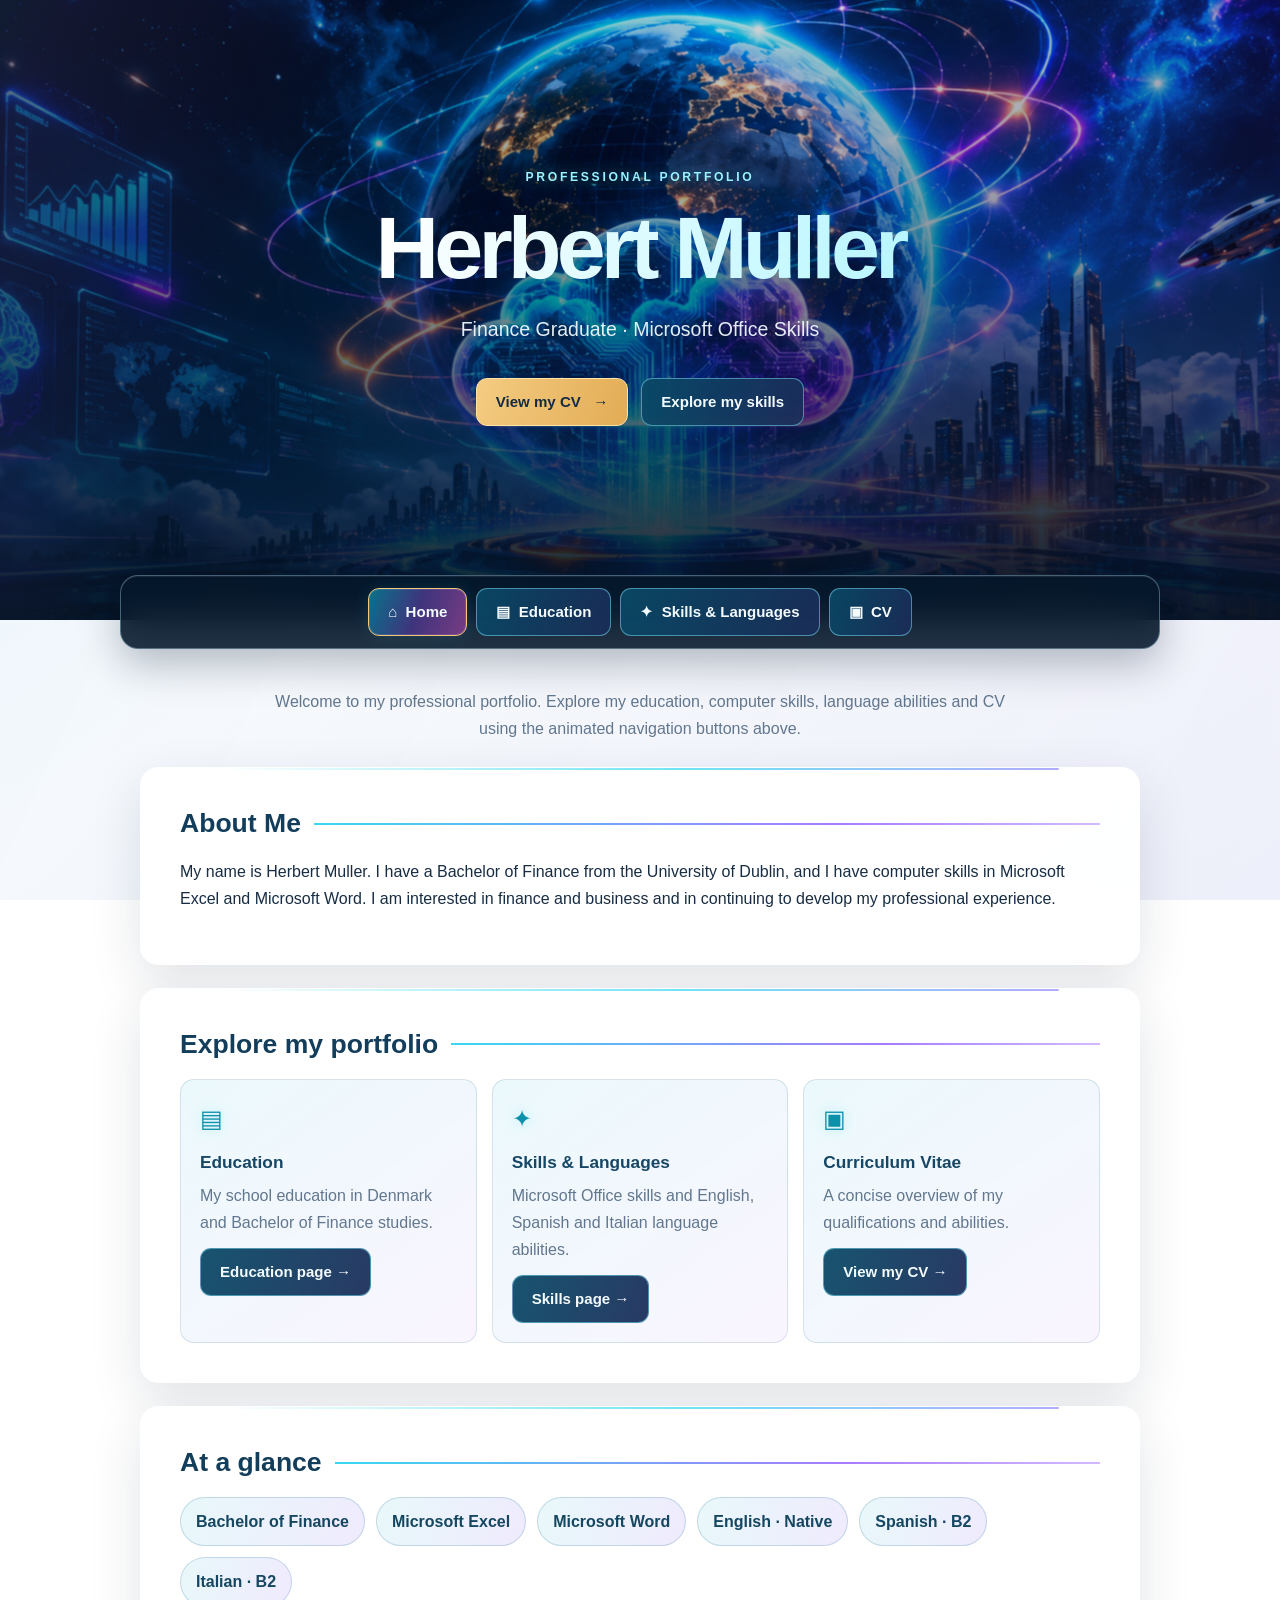
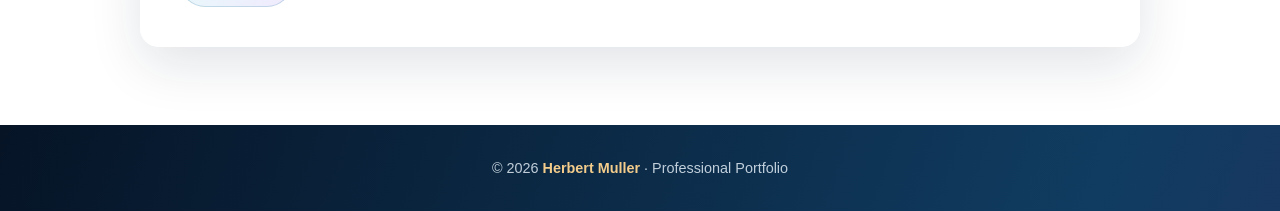
<file: index.html>
<!DOCTYPE html>
<html lang="en">
<head>
  <meta charset="UTF-8">
  <meta name="viewport" content="width=device-width, initial-scale=1.0">
  <meta name="description" content="Professional portfolio and CV of Herbert Muller.">
  <title>Herbert Muller | Professional Portfolio</title>
  <link rel="stylesheet" href="css/style.css">
  <script src="js/script.js" defer></script>
</head>
<body>
  <header class="hero">
    <div class="hero__image" aria-hidden="true"></div>
    <div class="hero__veil" aria-hidden="true"></div>
    <div class="hero__content">
      <span class="eyebrow">Professional Portfolio</span>
      <h1>Herbert Muller</h1>
      <p class="hero__subtitle">Finance Graduate · Microsoft Office Skills</p>
      <div class="hero__actions">
        <a class="button button--gold" href="cv.html"><span>View my CV &nbsp; →</span></a>
        <a class="button" href="skills.html"><span>Explore my skills</span></a>
      </div>
    </div>
  </header>
  <div class="nav-wrap">
  <nav class="nav" aria-label="Main navigation">
    <a class="nav__link" href="index.html" aria-current="page"><span>⌂ &nbsp;Home</span></a>
    <a class="nav__link" href="education.html" ><span>▤ &nbsp;Education</span></a>
    <a class="nav__link" href="skills.html" ><span>✦ &nbsp;Skills &amp; Languages</span></a>
    <a class="nav__link" href="cv.html" ><span>▣ &nbsp;CV</span></a>
  </nav>
</div>
  <main class="main">
    
  <p class="page-intro">Welcome to my professional portfolio. Explore my education, computer skills, language abilities and CV using the animated navigation buttons above.</p>
  <section class="panel">
    <h2>About Me</h2>
    <p>My name is Herbert Muller. I have a Bachelor of Finance from the University of Dublin, and I have computer skills in Microsoft Excel and Microsoft Word. I am interested in finance and business and in continuing to develop my professional experience.</p>
  </section>
  <section class="panel">
    <h2>Explore my portfolio</h2>
    <div class="tiles">
      <article class="tile"><span class="tile__icon">▤</span><h3>Education</h3><p class="muted">My school education in Denmark and Bachelor of Finance studies.</p><a class="button" href="education.html"><span>Education page →</span></a></article>
      <article class="tile"><span class="tile__icon">✦</span><h3>Skills &amp; Languages</h3><p class="muted">Microsoft Office skills and English, Spanish and Italian language abilities.</p><a class="button" href="skills.html"><span>Skills page →</span></a></article>
      <article class="tile"><span class="tile__icon">▣</span><h3>Curriculum Vitae</h3><p class="muted">A concise overview of my qualifications and abilities.</p><a class="button" href="cv.html"><span>View my CV →</span></a></article>
    </div>
  </section>
  <section class="panel">
    <h2>At a glance</h2>
    <div class="pills">
      <span class="pill">Bachelor of Finance</span>
      <span class="pill">Microsoft Excel</span>
      <span class="pill">Microsoft Word</span>
      <span class="pill">English · Native</span>
      <span class="pill">Spanish · B2</span>
      <span class="pill">Italian · B2</span>
    </div>
  </section>

  </main>
  <footer class="footer">© 2026 <strong>Herbert Muller</strong> · Professional Portfolio</footer>
</body>
</html>
</file>
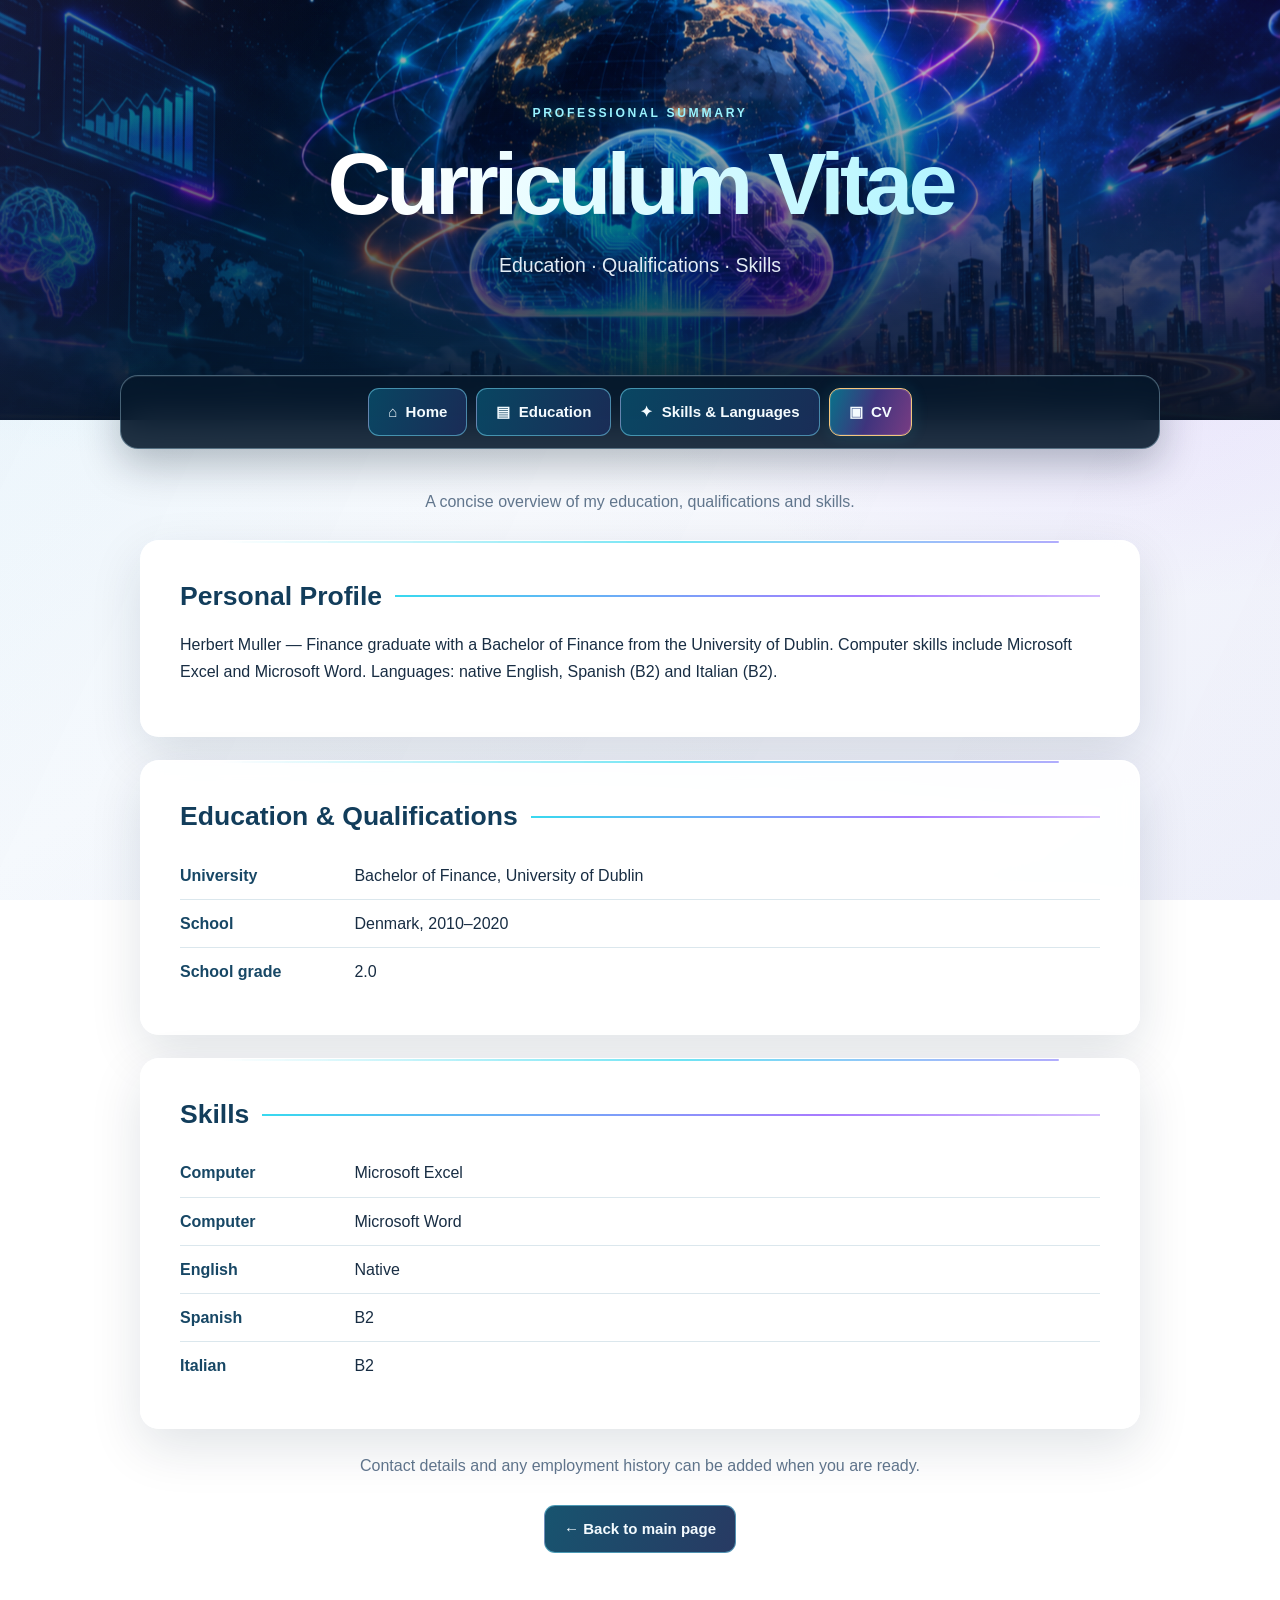
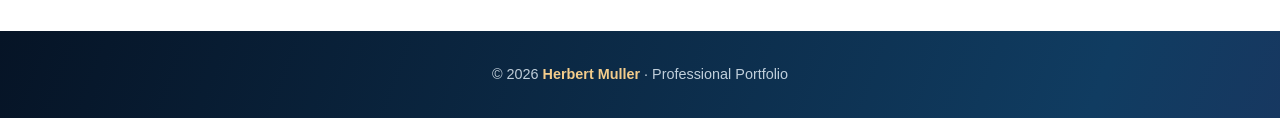
<file: cv.html>
<!DOCTYPE html>
<html lang="en">
<head>
  <meta charset="UTF-8">
  <meta name="viewport" content="width=device-width, initial-scale=1.0">
  <meta name="description" content="Professional portfolio and CV of Herbert Muller.">
  <title>Curriculum Vitae | Herbert Muller</title>
  <link rel="stylesheet" href="css/style.css">
  <script src="js/script.js" defer></script>
</head>
<body>
  <header class="hero hero--compact">
    <div class="hero__image" aria-hidden="true"></div>
    <div class="hero__veil" aria-hidden="true"></div>
    <div class="hero__content">
      <span class="eyebrow">Professional Summary</span>
      <h1>Curriculum Vitae</h1>
      <p class="hero__subtitle">Education · Qualifications · Skills</p>
      
    </div>
  </header>
  <div class="nav-wrap">
  <nav class="nav" aria-label="Main navigation">
    <a class="nav__link" href="index.html" ><span>⌂ &nbsp;Home</span></a>
    <a class="nav__link" href="education.html" ><span>▤ &nbsp;Education</span></a>
    <a class="nav__link" href="skills.html" ><span>✦ &nbsp;Skills &amp; Languages</span></a>
    <a class="nav__link" href="cv.html" aria-current="page"><span>▣ &nbsp;CV</span></a>
  </nav>
</div>
  <main class="main">
    
  <p class="page-intro">A concise overview of my education, qualifications and skills.</p>
  <section class="panel">
    <h2>Personal Profile</h2>
    <p>Herbert Muller — Finance graduate with a Bachelor of Finance from the University of Dublin. Computer skills include Microsoft Excel and Microsoft Word. Languages: native English, Spanish (B2) and Italian (B2).</p>
  </section>
  <section class="panel">
    <h2>Education &amp; Qualifications</h2>
    <ul class="data-list">
      <li><strong>University</strong> Bachelor of Finance, University of Dublin</li>
      <li><strong>School</strong> Denmark, 2010–2020</li>
      <li><strong>School grade</strong> 2.0</li>
    </ul>
  </section>
  <section class="panel">
    <h2>Skills</h2>
    <ul class="data-list">
      <li><strong>Computer</strong> Microsoft Excel</li>
      <li><strong>Computer</strong> Microsoft Word</li>
      <li><strong>English</strong> Native</li>
      <li><strong>Spanish</strong> B2</li>
      <li><strong>Italian</strong> B2</li>
    </ul>
  </section>
  <p class="page-intro">Contact details and any employment history can be added when you are ready.</p>
  <div class="page-actions"><a class="button" href="index.html"><span>← Back to main page</span></a></div>

  </main>
  <footer class="footer">© 2026 <strong>Herbert Muller</strong> · Professional Portfolio</footer>
</body>
</html>
</file>
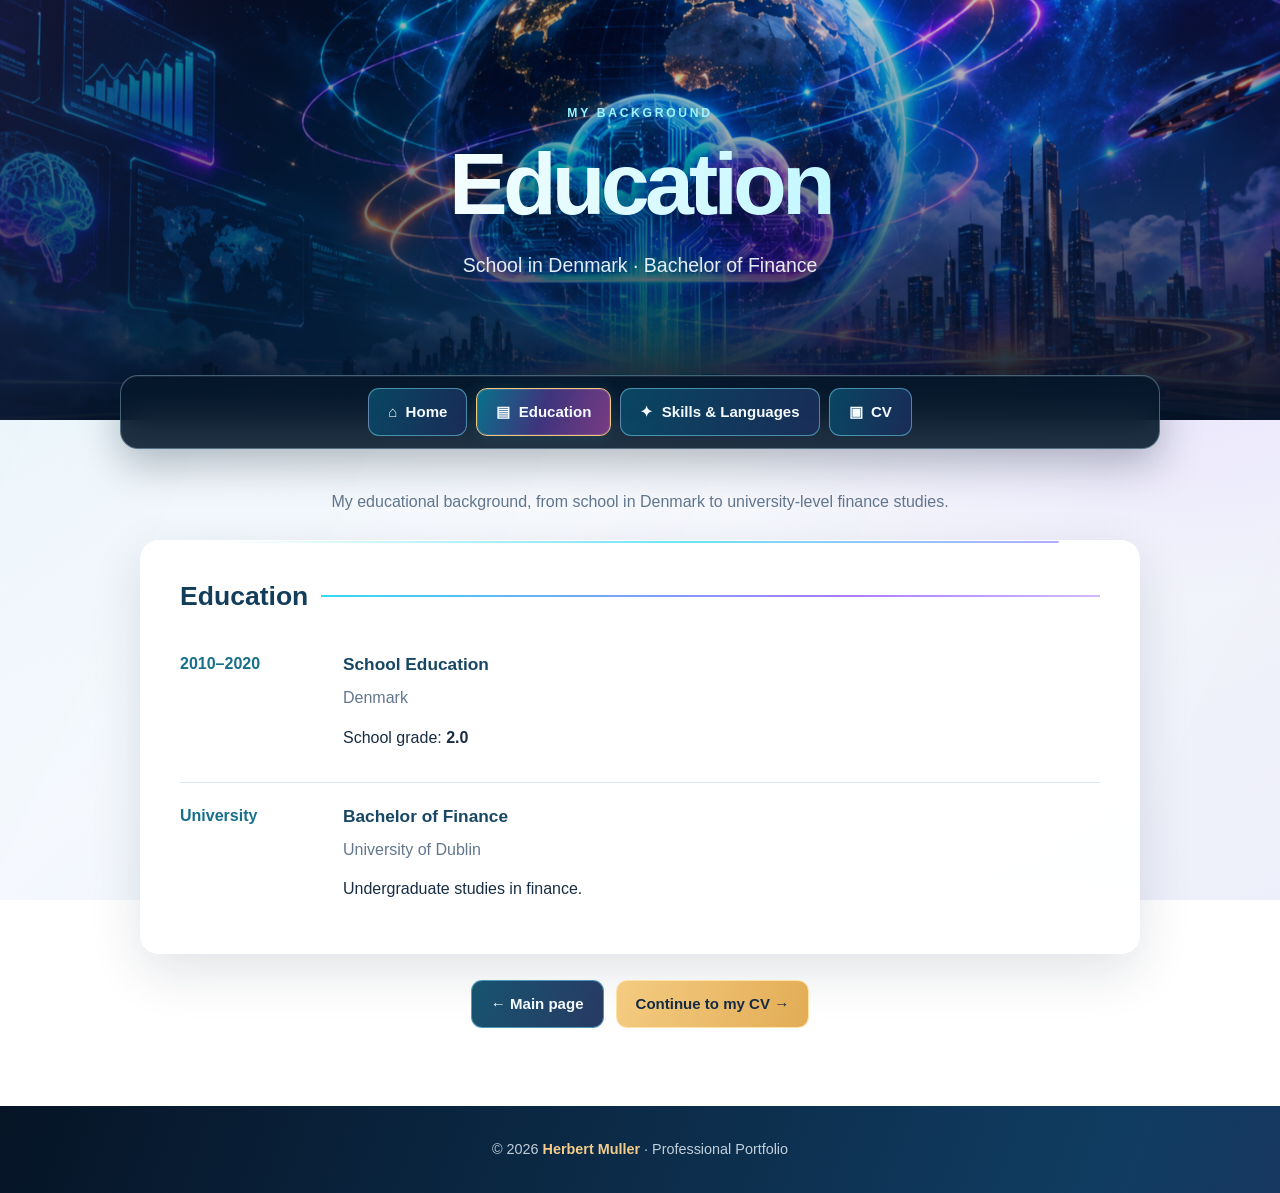
<file: education.html>
<!DOCTYPE html>
<html lang="en">
<head>
  <meta charset="UTF-8">
  <meta name="viewport" content="width=device-width, initial-scale=1.0">
  <meta name="description" content="Professional portfolio and CV of Herbert Muller.">
  <title>Education | Herbert Muller</title>
  <link rel="stylesheet" href="css/style.css">
  <script src="js/script.js" defer></script>
</head>
<body>
  <header class="hero hero--compact">
    <div class="hero__image" aria-hidden="true"></div>
    <div class="hero__veil" aria-hidden="true"></div>
    <div class="hero__content">
      <span class="eyebrow">My Background</span>
      <h1>Education</h1>
      <p class="hero__subtitle">School in Denmark · Bachelor of Finance</p>
      
    </div>
  </header>
  <div class="nav-wrap">
  <nav class="nav" aria-label="Main navigation">
    <a class="nav__link" href="index.html" ><span>⌂ &nbsp;Home</span></a>
    <a class="nav__link" href="education.html" aria-current="page"><span>▤ &nbsp;Education</span></a>
    <a class="nav__link" href="skills.html" ><span>✦ &nbsp;Skills &amp; Languages</span></a>
    <a class="nav__link" href="cv.html" ><span>▣ &nbsp;CV</span></a>
  </nav>
</div>
  <main class="main">
    
  <p class="page-intro">My educational background, from school in Denmark to university-level finance studies.</p>
  <section class="panel">
    <h2>Education</h2>
    <div class="timeline">
      <div class="timeline__date">2010–2020</div>
      <div><h3>School Education</h3><p class="muted">Denmark</p><p>School grade: <strong>2.0</strong></p></div>
    </div>
    <div class="timeline">
      <div class="timeline__date">University</div>
      <div><h3>Bachelor of Finance</h3><p class="muted">University of Dublin</p><p>Undergraduate studies in finance.</p></div>
    </div>
  </section>
  <div class="page-actions"><a class="button" href="index.html"><span>← Main page</span></a><a class="button button--gold" href="cv.html"><span>Continue to my CV →</span></a></div>

  </main>
  <footer class="footer">© 2026 <strong>Herbert Muller</strong> · Professional Portfolio</footer>
</body>
</html>
</file>
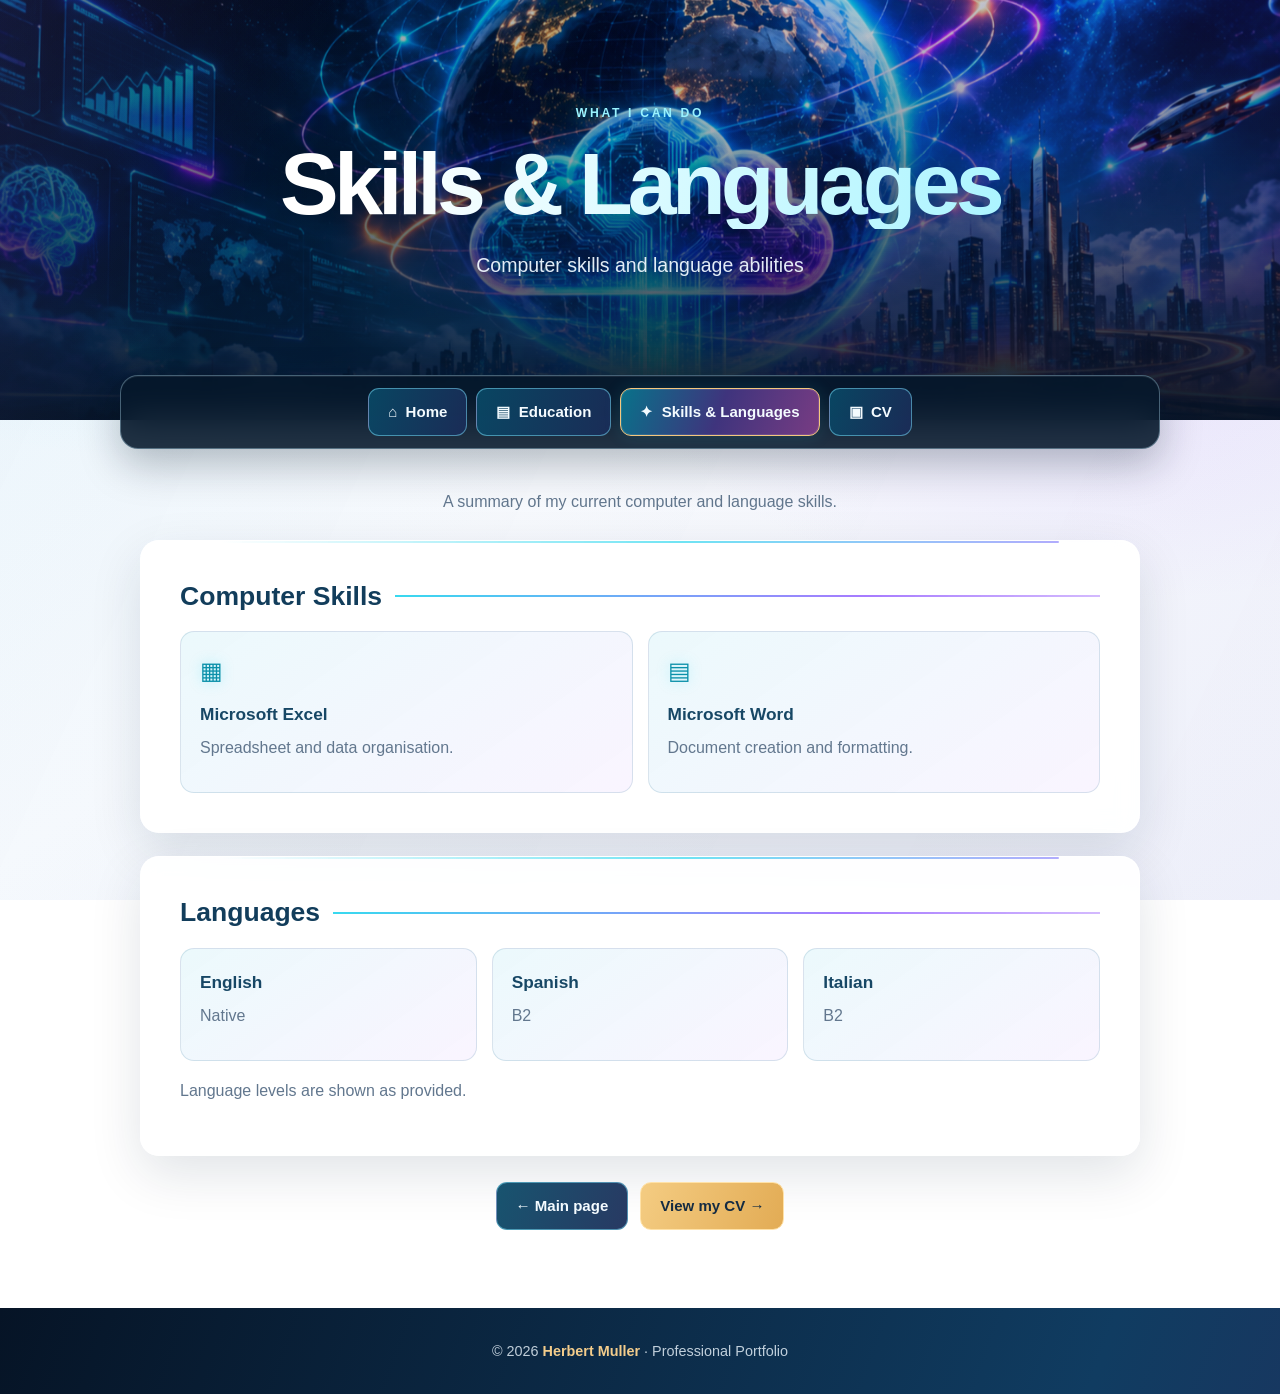
<file: skills.html>
<!DOCTYPE html>
<html lang="en">
<head>
  <meta charset="UTF-8">
  <meta name="viewport" content="width=device-width, initial-scale=1.0">
  <meta name="description" content="Professional portfolio and CV of Herbert Muller.">
  <title>Skills & Languages | Herbert Muller</title>
  <link rel="stylesheet" href="css/style.css">
  <script src="js/script.js" defer></script>
</head>
<body>
  <header class="hero hero--compact">
    <div class="hero__image" aria-hidden="true"></div>
    <div class="hero__veil" aria-hidden="true"></div>
    <div class="hero__content">
      <span class="eyebrow">What I Can Do</span>
      <h1>Skills & Languages</h1>
      <p class="hero__subtitle">Computer skills and language abilities</p>
      
    </div>
  </header>
  <div class="nav-wrap">
  <nav class="nav" aria-label="Main navigation">
    <a class="nav__link" href="index.html" ><span>⌂ &nbsp;Home</span></a>
    <a class="nav__link" href="education.html" ><span>▤ &nbsp;Education</span></a>
    <a class="nav__link" href="skills.html" aria-current="page"><span>✦ &nbsp;Skills &amp; Languages</span></a>
    <a class="nav__link" href="cv.html" ><span>▣ &nbsp;CV</span></a>
  </nav>
</div>
  <main class="main">
    
  <p class="page-intro">A summary of my current computer and language skills.</p>
  <section class="panel">
    <h2>Computer Skills</h2>
    <div class="tiles">
      <article class="tile"><span class="tile__icon">▦</span><h3>Microsoft Excel</h3><p class="muted">Spreadsheet and data organisation.</p></article>
      <article class="tile"><span class="tile__icon">▤</span><h3>Microsoft Word</h3><p class="muted">Document creation and formatting.</p></article>
    </div>
  </section>
  <section class="panel">
    <h2>Languages</h2>
    <div class="tiles">
      <article class="tile"><h3>English</h3><p class="muted">Native</p></article>
      <article class="tile"><h3>Spanish</h3><p class="muted">B2</p></article>
      <article class="tile"><h3>Italian</h3><p class="muted">B2</p></article>
    </div>
    <p class="muted" style="margin-top:16px">Language levels are shown as provided.</p>
  </section>
  <div class="page-actions"><a class="button" href="index.html"><span>← Main page</span></a><a class="button button--gold" href="cv.html"><span>View my CV →</span></a></div>

  </main>
  <footer class="footer">© 2026 <strong>Herbert Muller</strong> · Professional Portfolio</footer>
</body>
</html>
</file>
<file: css/style.css>
/* Herbert Muller — Futuristic portfolio theme */
:root{--midnight:#061426;--deep-blue:#0a2541;--electric:#38d9ef;--violet:#a77bff;--magenta:#ff69cf;--gold:#f2bf70;--ink:#182d43;--muted:#62778e;--surface:rgba(255,255,255,.94);--line:rgba(36,107,145,.16);--shadow:0 18px 52px rgba(6,30,54,.12)}
*{box-sizing:border-box}html{scroll-behavior:smooth}body{margin:0;color:var(--ink);font-family:Inter,"Segoe UI",Arial,sans-serif;line-height:1.7;background:radial-gradient(ellipse at 12% 8%,rgba(56,217,239,.17),transparent 33rem),radial-gradient(ellipse at 88% 42%,rgba(167,123,255,.13),transparent 30rem),linear-gradient(145deg,#eaf4fb 0%,#f8f9fd 48%,#edf0fa 100%);background-attachment:fixed}
body:before{content:"";position:fixed;inset:0;z-index:-1;pointer-events:none;opacity:.34;background:linear-gradient(115deg,rgba(56,217,239,.08),transparent 32%,rgba(255,105,207,.07) 68%,transparent);background-size:220% 220%;animation:ambient-drift 18s ease-in-out infinite alternate}@keyframes ambient-drift{0%{background-position:0 20%;filter:hue-rotate(0)}100%{background-position:100% 80%;filter:hue-rotate(38deg)}}
a{color:inherit}
.hero{position:relative;isolation:isolate;display:grid;place-items:center;min-height:620px;padding:80px 22px 112px;overflow:hidden;color:#fff;background:var(--midnight)}.hero--compact{min-height:420px;padding:60px 22px 100px}.hero__image{position:absolute;z-index:-3;inset:-14% 0;background-image:url("../assets/futuristic-tech-background.png");background-position:center 46%;background-size:cover;transform:translate3d(0,0,0) scale(1.13);will-change:transform;filter:saturate(1.12) contrast(1.06)}.hero__veil{position:absolute;z-index:-2;inset:0;background:linear-gradient(180deg,rgba(3,14,29,.10) 0%,rgba(4,18,34,.36) 44%,rgba(5,19,35,.96) 100%),linear-gradient(115deg,rgba(4,20,42,.58),rgba(7,73,99,.08) 46%,rgba(43,13,75,.35))}.hero__veil:after{content:"";position:absolute;inset:-20%;background:linear-gradient(115deg,transparent 25%,rgba(56,217,239,.14) 42%,rgba(167,123,255,.10) 54%,transparent 70%);transform:translateX(-45%);animation:light-sweep 13s ease-in-out infinite;pointer-events:none}@keyframes light-sweep{0%,15%{transform:translateX(-48%);opacity:.25}65%,100%{transform:translateX(48%);opacity:.8}}
.hero__content{width:min(940px,100%);text-align:center;animation:hero-arrive 1s cubic-bezier(.18,.72,.22,1) both}@keyframes hero-arrive{from{opacity:0;transform:translateY(28px) scale(.985);filter:blur(5px)}to{opacity:1;transform:translateY(0) scale(1);filter:blur(0)}}.eyebrow{display:inline-block;margin-bottom:14px;color:#9af3ff;font-size:.76rem;font-weight:850;letter-spacing:.22em;text-transform:uppercase;text-shadow:0 0 18px rgba(56,217,239,.65);animation:accent-pulse 5s ease-in-out infinite}@keyframes accent-pulse{0%,100%{color:#9af3ff;text-shadow:0 0 12px rgba(56,217,239,.4)}50%{color:#f6c5ff;text-shadow:0 0 18px rgba(255,105,207,.55)}}
h1{margin:0;font-size:clamp(2.7rem,8vw,5.5rem);line-height:1.04;letter-spacing:-.055em;color:#fff;background:linear-gradient(100deg,#fff 10%,#a8f4ff 42%,#e6c5ff 68%,#fff 90%);background-size:220% auto;-webkit-background-clip:text;background-clip:text;-webkit-text-fill-color:transparent;animation:title-color-flow 8s ease-in-out infinite alternate;filter:drop-shadow(0 5px 20px rgba(0,0,0,.28))}@keyframes title-color-flow{from{background-position:0 center}to{background-position:100% center}}.hero__subtitle{max-width:690px;margin:20px auto 0;color:rgba(240,249,255,.94);font-size:clamp(1rem,2.5vw,1.22rem);text-shadow:0 2px 18px rgba(0,0,0,.45)}.hero__actions{display:flex;flex-wrap:wrap;justify-content:center;gap:13px;margin-top:32px}
.nav-wrap{position:relative;z-index:5;display:flex;justify-content:center;padding:0 18px;margin-top:-45px}.nav{display:flex;justify-content:center;flex-wrap:wrap;gap:9px;width:min(1040px,100%);padding:12px;border:1px solid rgba(190,236,255,.35);border-radius:18px;background:rgba(5,23,43,.88);box-shadow:0 15px 42px rgba(4,20,40,.28),inset 0 1px rgba(255,255,255,.08);backdrop-filter:blur(18px)}
.nav__link,.button{position:relative;display:inline-flex;align-items:center;justify-content:center;gap:9px;min-height:46px;padding:10px 19px;overflow:hidden;border:1.5px solid rgba(119,220,245,.52);border-radius:11px;color:#f4fbff;background:linear-gradient(110deg,rgba(9,73,102,.94),rgba(28,43,88,.94),rgba(91,37,108,.9));background-size:230% 100%;text-decoration:none;font:inherit;font-size:.94rem;font-weight:760;cursor:pointer;transition:color .3s ease,border-color .3s ease,background-position .6s ease,box-shadow .3s ease,transform .3s cubic-bezier(.2,.8,.2,1),outline-color .3s ease}.nav__link:before,.button:before{content:"";position:absolute;inset:0;opacity:0;background:linear-gradient(110deg,rgba(56,217,239,.34),rgba(167,123,255,.29),rgba(255,105,207,.26));transition:opacity .34s ease}.nav__link:after,.button:after{content:"";position:absolute;top:-40%;left:-70%;width:42%;height:180%;background:linear-gradient(90deg,transparent,rgba(255,255,255,.3),transparent);transform:rotate(18deg);transition:left .65s ease}.nav__link>span,.button>span{position:relative;z-index:1}.nav__link:hover,.nav__link:focus-visible,.button:hover,.button:focus-visible{color:#fff;border-color:#ffd28c;background-position:100% 0;outline:3px solid rgba(56,217,239,.26);outline-offset:3px;box-shadow:0 0 0 1px rgba(255,210,140,.22),0 12px 30px rgba(0,0,0,.22),0 0 24px rgba(56,217,239,.16);transform:translateY(-4px) scale(1.02)}.nav__link:hover:before,.nav__link:focus-visible:before,.button:hover:before,.button:focus-visible:before{opacity:1}.nav__link:hover:after,.button:hover:after{left:135%}.nav__link[aria-current=page]{border-color:#f4c77e;background:linear-gradient(110deg,#08728a,#3f347d,#783c83);box-shadow:inset 0 0 0 1px rgba(255,255,255,.1),0 0 17px rgba(56,217,239,.13);animation:current-nav-glow 5s ease-in-out infinite alternate}@keyframes current-nav-glow{from{box-shadow:inset 0 0 0 1px rgba(255,255,255,.1),0 0 10px rgba(56,217,239,.12)}to{box-shadow:inset 0 0 0 1px rgba(255,255,255,.16),0 0 22px rgba(167,123,255,.28)}}.button--gold{color:#142b42;border-color:#ffe2a8;background:linear-gradient(110deg,#f4cc82,#e1a951,#eab6ee);background-size:230% 100%}.button--gold:hover,.button--gold:focus-visible{color:#10283d}
.main{width:min(1000px,calc(100% - 36px));margin:39px auto 78px}.page-intro{max-width:760px;margin:0 auto 25px;text-align:center;color:var(--muted)}.panel{position:relative;margin:0 0 23px;padding:clamp(24px,5vw,39px);border:1px solid rgba(255,255,255,.9);border-radius:19px;background:var(--surface);box-shadow:var(--shadow);backdrop-filter:blur(10px);animation:panel-enter .76s cubic-bezier(.2,.75,.2,1) both;transition:transform .32s ease,box-shadow .32s ease,border-color .32s ease}.panel:before{content:"";position:absolute;top:0;left:8%;right:8%;height:2px;border-radius:3px;background:linear-gradient(90deg,transparent,var(--electric),var(--violet),var(--magenta),transparent);background-size:220% auto;opacity:.72;animation:color-ribbon 8s linear infinite}@keyframes color-ribbon{to{background-position:220% center}}.panel:hover{transform:translateY(-3px);border-color:rgba(56,155,190,.25);box-shadow:0 22px 56px rgba(6,30,54,.15)}.panel:nth-of-type(2){animation-delay:.08s}.panel:nth-of-type(3){animation-delay:.16s}.panel:nth-of-type(4){animation-delay:.24s}@keyframes panel-enter{from{opacity:0;transform:translateY(22px)}to{opacity:1;transform:translateY(0)}}.panel h2{display:flex;align-items:center;gap:13px;margin:0 0 18px;color:#123d5b;font-size:clamp(1.35rem,3vw,1.66rem);line-height:1.25}.panel h2:after{content:"";flex:1;height:2px;background:linear-gradient(90deg,var(--electric),var(--violet),rgba(255,105,207,.05),transparent);background-size:200% auto;animation:color-ribbon 12s linear infinite}.panel h3{margin:0 0 5px;color:#174765;font-size:1.08rem}.panel p{margin:0 0 12px}.muted{color:var(--muted)}
.tiles{display:grid;grid-template-columns:repeat(auto-fit,minmax(210px,1fr));gap:15px}.tile{padding:19px;border:1px solid var(--line);border-radius:14px;background:linear-gradient(145deg,rgba(235,249,252,.97),rgba(249,244,255,.95),rgba(255,255,255,.96));background-size:200% 200%;transition:transform .28s ease,border-color .28s ease,box-shadow .28s ease,background-position .5s ease}.tile:hover{transform:translateY(-6px) scale(1.012);border-color:rgba(89,145,203,.55);background-position:100% 100%;box-shadow:0 14px 30px rgba(14,58,86,.13)}.tile__icon{display:block;margin-bottom:8px;color:#0c91aa;font-size:1.5rem;text-shadow:0 0 13px rgba(56,217,239,.35)}.pills{display:flex;flex-wrap:wrap;gap:11px}.pill{padding:10px 15px;border:1px solid rgba(23,106,145,.2);border-radius:999px;color:#164761;background:linear-gradient(110deg,#e8f8fa,#f0eafe,#fbf0e5);background-size:220% auto;font-weight:730;transition:transform .24s ease,box-shadow .24s ease,background-position .4s ease}.pill:hover{transform:translateY(-3px);background-position:100% center;box-shadow:0 8px 20px rgba(14,58,86,.1)}.timeline{display:grid;grid-template-columns:145px 1fr;gap:18px;padding:19px 0;border-bottom:1px solid var(--line)}.timeline:last-child{border-bottom:0;padding-bottom:0}.timeline__date{color:#16708a;font-weight:830}.data-list{list-style:none;padding:0;margin:0}.data-list li{padding:10px 0;border-bottom:1px solid var(--line)}.data-list li:last-child{border-bottom:0}.data-list strong{display:inline-block;min-width:170px;color:#174765}.page-actions{display:flex;flex-wrap:wrap;justify-content:center;gap:12px;margin-top:26px}
.footer{padding:31px 18px;text-align:center;color:rgba(238,248,255,.8);background:linear-gradient(110deg,#061426,#103c61,#38245f,#061426);background-size:260% 100%;animation:footer-colors 18s ease-in-out infinite alternate;font-size:.9rem}@keyframes footer-colors{to{background-position:100% 0}}.footer strong{color:#f3cc8b}
@media(max-width:640px){.hero{min-height:545px;padding-bottom:94px}.hero--compact{min-height:365px}.nav{gap:7px;padding:10px}.nav__link{flex:1 1 42%;padding:9px 10px}.timeline{grid-template-columns:1fr;gap:3px}.data-list strong{display:block;min-width:0}.page-actions .button{width:100%}}
@media(prefers-reduced-motion:reduce){*,*:before,*:after{scroll-behavior:auto!important;animation-duration:.01ms!important;animation-iteration-count:1!important;transition-duration:.01ms!important}.hero__image{transform:none!important}.panel{animation:none}}
</file>
